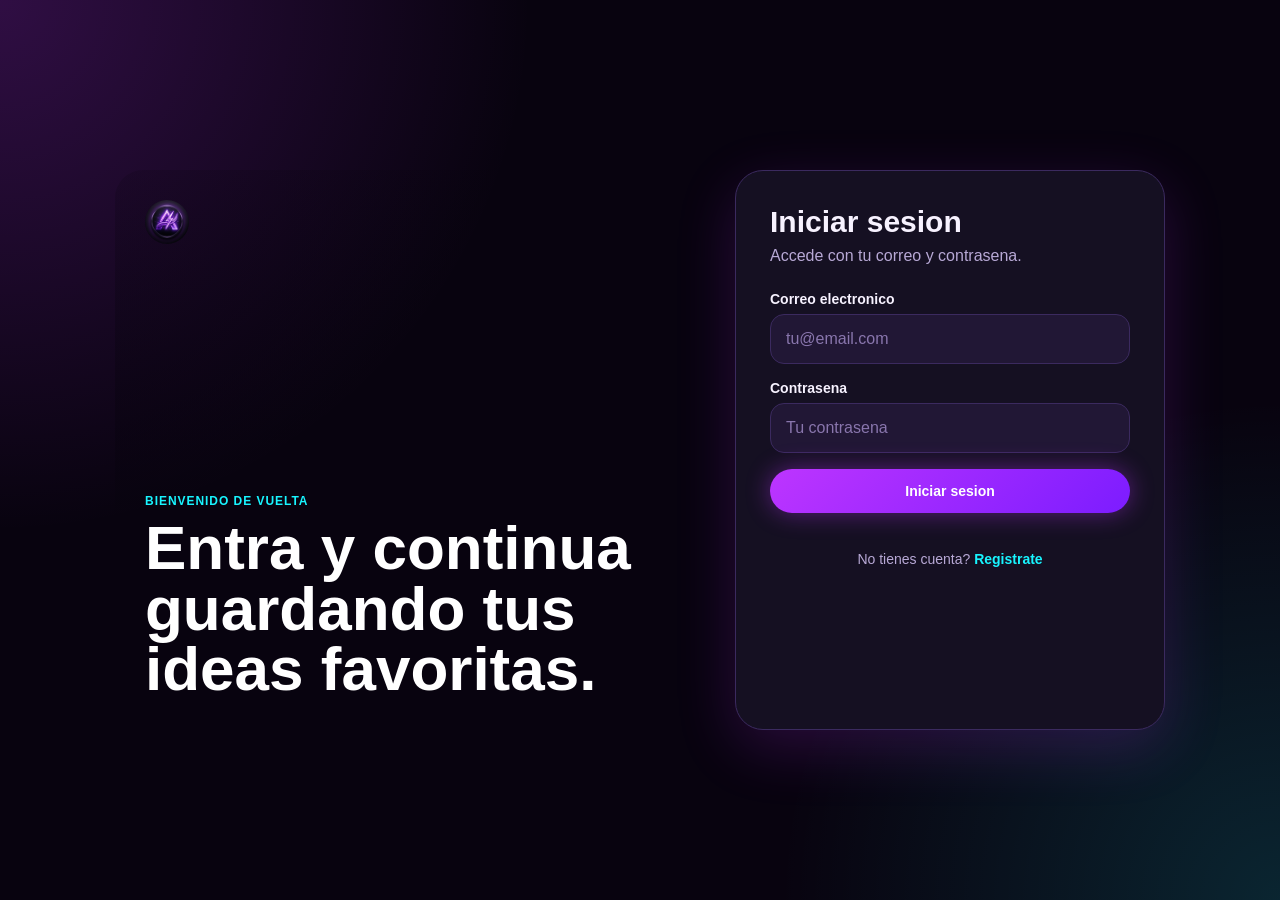
<file: fronted/crear-pin.html>
<!DOCTYPE html>
<html lang="es">
<head>
    <meta charset="UTF-8">
    <meta name="viewport" content="width=device-width, initial-scale=1.0">
    <title>Crear pin - Proyecto Pinterest</title>
    <link rel="stylesheet" href="css/styles.css">
</head>
<body>
    <header class="navbar">
        <a class="brand" href="index.html" aria-label="Ir al inicio">
            <img src="/imgs/Gemini_Generated_Image_wxx8n0wxx8n0wxx8.png" alt="Proyecto Pinterest">
        </a>

        <nav class="nav-links" aria-label="Navegacion principal">
            <a href="index.html">Inicio</a>
            <a href="crear-pin.html" class="active" data-user-link>Crear</a>
        </nav>

        <label class="search-bar">
            <span>Buscar</span>
            <input type="search" placeholder="Buscar ideas">
        </label>

        <div class="nav-actions">
            <a href="login.html" class="btn btn-ghost" data-auth-link>Entrar</a>
            <button class="btn btn-ghost" type="button" data-user-link data-logout>Salir</button>
            <a href="usuario.html" class="avatar-link" aria-label="Ver perfil" data-avatar>D</a>
        </div>
    </header>

    <main class="create-layout">
        <section class="create-preview">
            <img id="image-preview" src="" alt="">
            <p id="preview-placeholder">La imagen de tu pin aparecera aqui.</p>
        </section>

        <section class="create-form-card">
            <p class="eyebrow">Nuevo pin</p>
            <h1>Sube una idea</h1>
            <p class="subtitle">Puedes pegar una URL de imagen o elegir un archivo desde tu equipo.</p>

            <form id="create-pin-form" class="auth-form">
                <div class="form-group">
                    <label for="title">Titulo</label>
                    <input type="text" id="title" name="title" placeholder="Ej: Inspiracion para habitacion" required>
                </div>
                <div class="form-group">
                    <label for="description">Descripcion</label>
                    <textarea id="description" name="description" placeholder="Cuenta de que trata tu pin" required></textarea>
                </div>
                <div class="form-group">
                    <label for="image_url">URL de imagen</label>
                    <input type="url" id="image_url" name="image_url" placeholder="https://...">
                </div>
                <div class="form-group">
                    <label for="image_file">O subir archivo</label>
                    <input type="file" id="image_file" name="image_file" accept="image/*">
                </div>
                <p id="create-message" class="form-message"></p>
                <button type="submit" class="btn btn-primary btn-block">Publicar pin</button>
            </form>
        </section>
    </main>

    <script src="js/config.js"></script>
    <script src="js/session.js"></script>
    <script src="js/create-pin.js"></script>
</body>
</html>
</file>
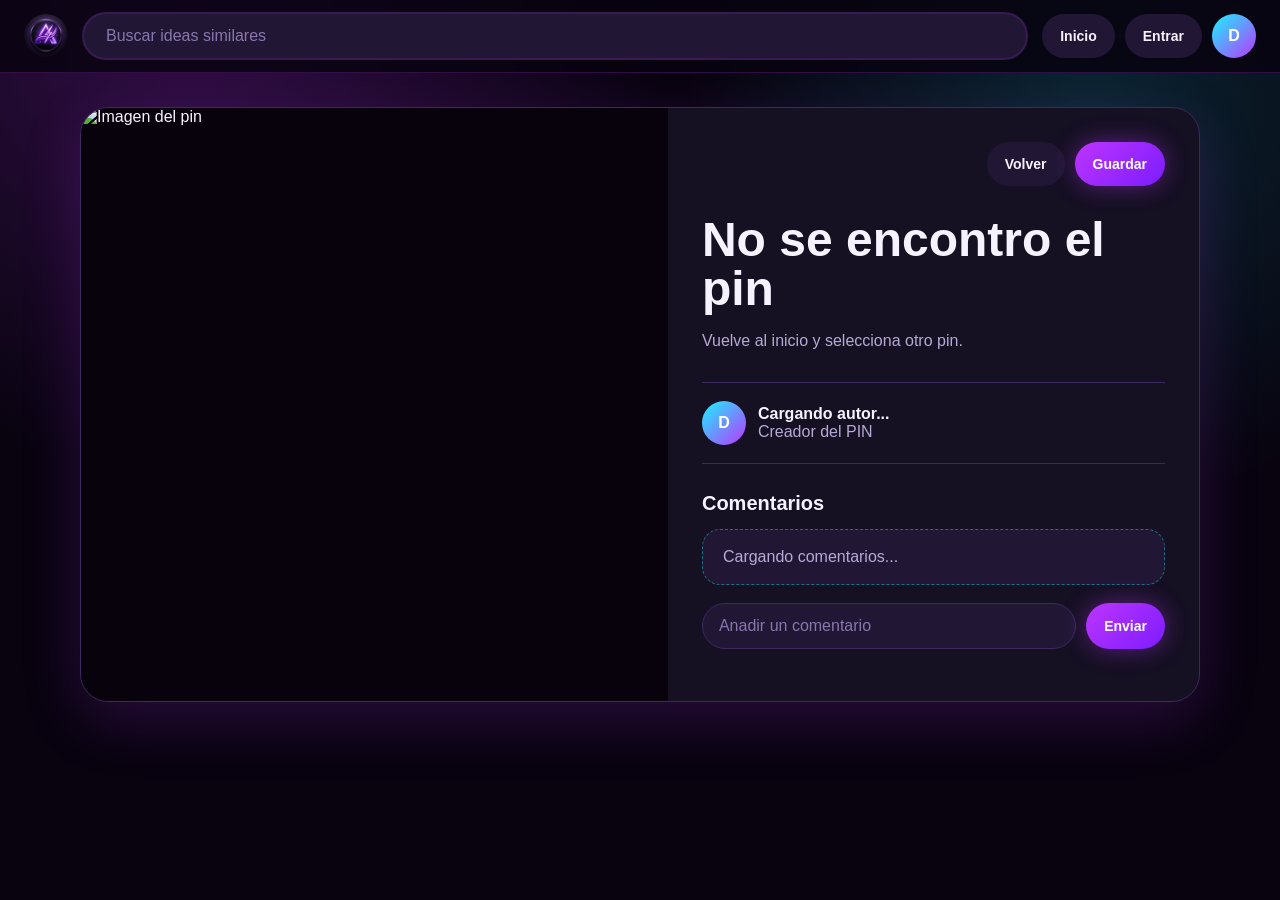
<file: fronted/detalle.html>
<!DOCTYPE html>
<html lang="es">
<head>
    <meta charset="UTF-8">
    <meta name="viewport" content="width=device-width, initial-scale=1.0">
    <title>Detalle del Pin</title>
    <link rel="stylesheet" href="css/styles.css">
</head>
<body>
    <header class="navbar">
        <a class="brand" href="index.html" aria-label="Ir al inicio">
            <img src="/imgs/Gemini_Generated_Image_wxx8n0wxx8n0wxx8.png" alt="Proyecto Pinterest">
        </a>

        <label class="search-bar">
            <span>Buscar</span>
            <input type="search" placeholder="Buscar ideas similares">
        </label>

        <div class="nav-actions">
            <a href="index.html" class="btn btn-ghost">Inicio</a>
            <a href="crear-pin.html" class="btn btn-ghost" data-user-link>Crear</a>
            <a href="login.html" class="btn btn-ghost" data-auth-link>Entrar</a>
            <a href="usuario.html" class="avatar-link" aria-label="Ver perfil" data-avatar>D</a>
        </div>
    </header>

    <main class="detail-container">
        <article class="detail-card">
            <div class="detail-image-section">
                <img id="pin-image" src="" alt="Imagen del pin">
            </div>

            <section class="detail-info-section">
                <div class="detail-actions">
                    <a class="btn btn-ghost" href="index.html">Volver</a>
                    <button class="btn btn-ghost" type="button" id="edit-pin-btn" style="display: none;">Editar</button>
                    <button class="btn btn-ghost" type="button" id="delete-pin-btn" style="display: none;">Borrar</button>
                    <button class="btn btn-primary" type="button" id="save-pin-btn">Guardar</button>
                </div>

                <h1 class="detail-title" id="pin-title">Cargando pin...</h1>
                <p class="detail-description" id="pin-description"></p>

                <div class="detail-author">
                    <a href="usuario.html" class="avatar-link" id="author-avatar">D</a>
                    <div>
                        <p class="author-name"><strong id="author-name">Cargando autor...</strong></p>
                        <p class="publish-date">Creador del PIN</p>
                    </div>
                </div>

                <div class="comments-section">
                    <h2>Comentarios</h2>
                    <div class="comments-list" id="comments-list">
                        <p class="state-message">Cargando comentarios...</p>
                    </div>

                    <form class="add-comment" id="comment-form">
                        <input type="text" id="comment-input" placeholder="Anadir un comentario">
                        <button class="btn btn-primary" type="submit">Enviar</button>
                    </form>
                    <p id="detail-message" class="form-message"></p>
                </div>
            </section>
        </article>
    </main>

    <dialog class="modal" id="edit-pin-modal">
        <form class="modal-card" id="edit-pin-form">
            <div class="modal-header">
                <div>
                    <p class="eyebrow">Editar pin</p>
                    <h2>Actualiza tu idea</h2>
                </div>
                <button class="modal-close" type="button" data-close-modal>&times;</button>
            </div>

            <div class="form-group">
                <label for="edit-pin-title">Titulo</label>
                <input type="text" id="edit-pin-title" required>
            </div>

            <div class="form-group">
                <label for="edit-pin-description">Descripcion</label>
                <textarea id="edit-pin-description" required></textarea>
            </div>

            <p class="form-message" id="edit-pin-message"></p>

            <div class="modal-actions">
                <button class="btn btn-ghost" type="button" data-close-modal>Cancelar</button>
                <button class="btn btn-primary" type="submit">Guardar cambios</button>
            </div>
        </form>
    </dialog>

    <dialog class="modal" id="delete-pin-modal">
        <section class="modal-card">
            <div class="modal-header">
                <div>
                    <p class="eyebrow">Borrar pin</p>
                    <h2>Esta accion es permanente</h2>
                </div>
                <button class="modal-close" type="button" data-close-modal>&times;</button>
            </div>

            <p class="subtitle">Se eliminara el pin, sus comentarios y sus guardados.</p>
            <p class="form-message" id="delete-pin-message"></p>

            <div class="modal-actions">
                <button class="btn btn-ghost" type="button" data-close-modal>Cancelar</button>
                <button class="btn btn-primary" type="button" id="confirm-delete-pin-btn">Borrar pin</button>
            </div>
        </section>
    </dialog>

    <script src="js/config.js"></script>
    <script src="js/session.js"></script>
    <script src="js/detail.js"></script>
</body>
</html>
</file>
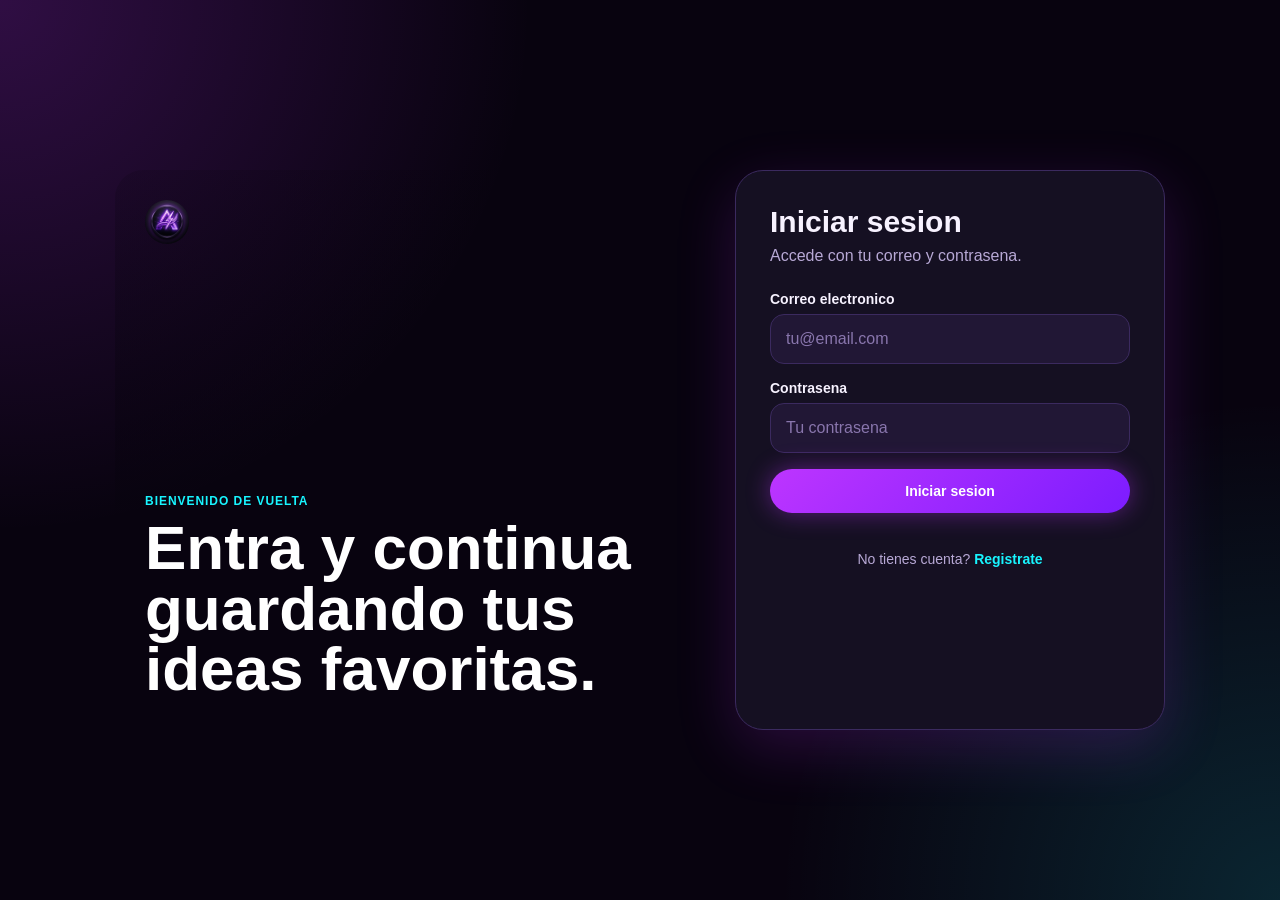
<file: fronted/login.html>
<!DOCTYPE html>
<html lang="es">
<head>
    <meta charset="UTF-8">
    <meta name="viewport" content="width=device-width, initial-scale=1.0">
    <title>Iniciar sesion - Proyecto Pinterest</title>
    <link rel="stylesheet" href="css/styles.css">
</head>
<body class="auth-body">
    <main class="auth-layout">
        <section class="auth-intro">
            <a class="brand auth-brand" href="index.html" aria-label="Ir al inicio">
                <img src="/imgs/Gemini_Generated_Image_wxx8n0wxx8n0wxx8.png" alt="Proyecto Pinterest">
            </a>
            <p class="eyebrow">Bienvenido de vuelta</p>
            <h1>Entra y continua guardando tus ideas favoritas.</h1>
        </section>

        <section class="auth-card">
            <h2>Iniciar sesion</h2>
            <p class="subtitle">Accede con tu correo y contrasena.</p>

            <form class="auth-form" id="login-form">
                <div class="form-group">
                    <label for="email">Correo electronico</label>
                    <input type="email" id="email" name="email" placeholder="tu@email.com" required>
                </div>
                <div class="form-group">
                    <label for="password">Contrasena</label>
                    <input type="password" id="password" name="password" placeholder="Tu contrasena" required>
                </div>
                <button type="submit" class="btn btn-primary btn-block">Iniciar sesion</button>
            </form>

            <p id="auth-message" class="form-message"></p>

            <p class="auth-footer">
                No tienes cuenta? <a href="register.html">Registrate</a>
            </p>
        </section>
    </main>
    <script src="js/config.js"></script>
    <script src="js/session.js"></script>
    <script src="js/auth.js?v=no-email-verify-1"></script>
</body>
</html>
</file>
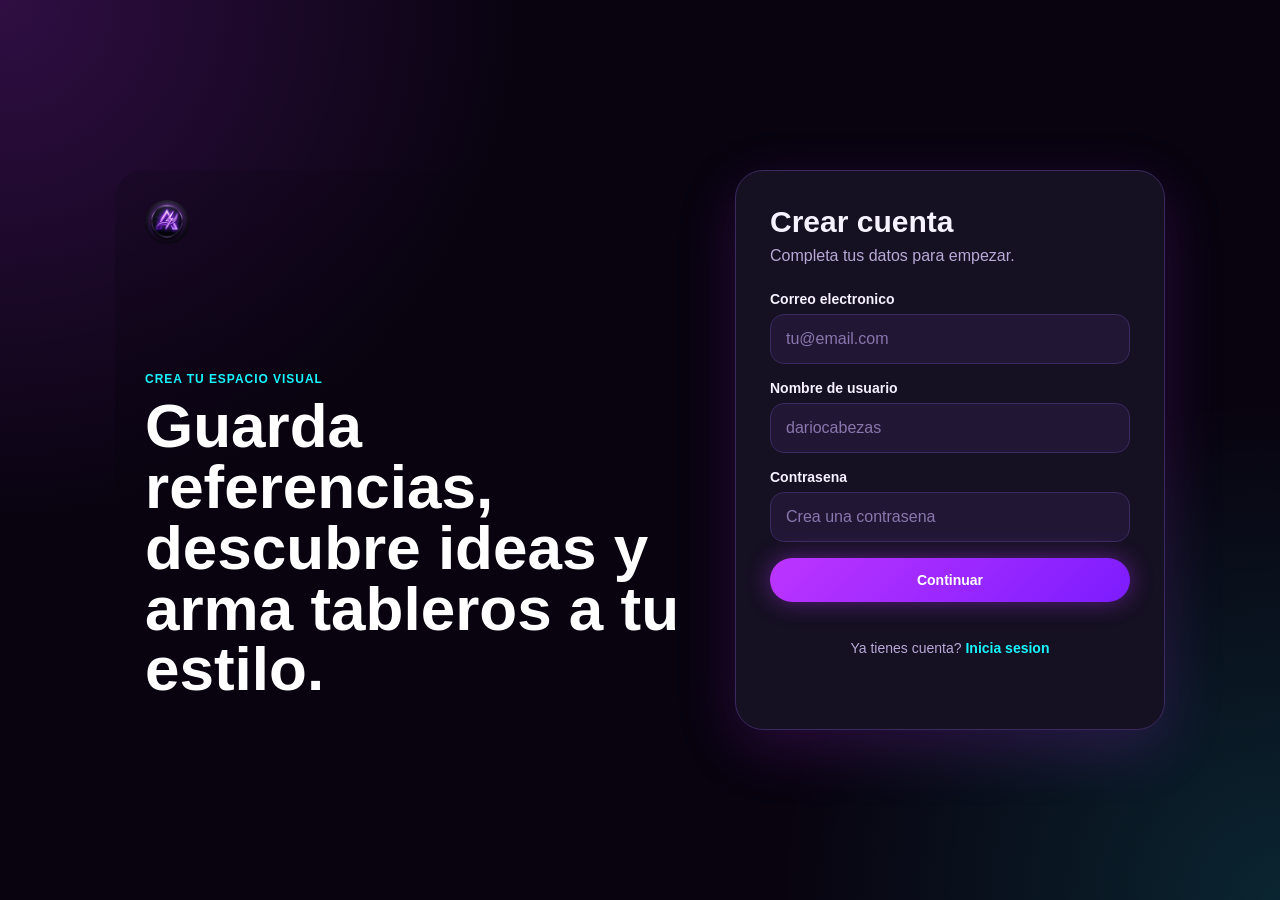
<file: fronted/register.html>
<!DOCTYPE html>
<html lang="es">
<head>
    <meta charset="UTF-8">
    <meta name="viewport" content="width=device-width, initial-scale=1.0">
    <title>Registrarse - Proyecto Pinterest</title>
    <link rel="stylesheet" href="css/styles.css">
</head>
<body class="auth-body">
    <main class="auth-layout">
        <section class="auth-intro">
            <a class="brand auth-brand" href="index.html" aria-label="Ir al inicio">
                <img src="/imgs/Gemini_Generated_Image_wxx8n0wxx8n0wxx8.png" alt="Proyecto Pinterest">
            </a>
            <p class="eyebrow">Crea tu espacio visual</p>
            <h1>Guarda referencias, descubre ideas y arma tableros a tu estilo.</h1>
        </section>

        <section class="auth-card">
            <h2>Crear cuenta</h2>
            <p class="subtitle">Completa tus datos para empezar.</p>

            <form class="auth-form" id="register-form">
                <div class="form-group">
                    <label for="email">Correo electronico</label>
                    <input type="email" id="email" name="email" placeholder="tu@email.com" required>
                </div>
                <div class="form-group">
                    <label for="username">Nombre de usuario</label>
                    <input type="text" id="username" name="username" placeholder="dariocabezas" required>
                </div>
                <div class="form-group">
                    <label for="password">Contrasena</label>
                    <input type="password" id="password" name="password" placeholder="Crea una contrasena" required>
                </div>
                <button type="submit" class="btn btn-primary btn-block">Continuar</button>
            </form>

            <p id="auth-message" class="form-message"></p>

            <p class="auth-footer">
                Ya tienes cuenta? <a href="login.html">Inicia sesion</a>
            </p>
        </section>
    </main>
    <script src="js/config.js"></script>
    <script src="js/session.js"></script>
    <script src="js/auth.js?v=no-email-verify-1"></script>
</body>
</html>
</file>
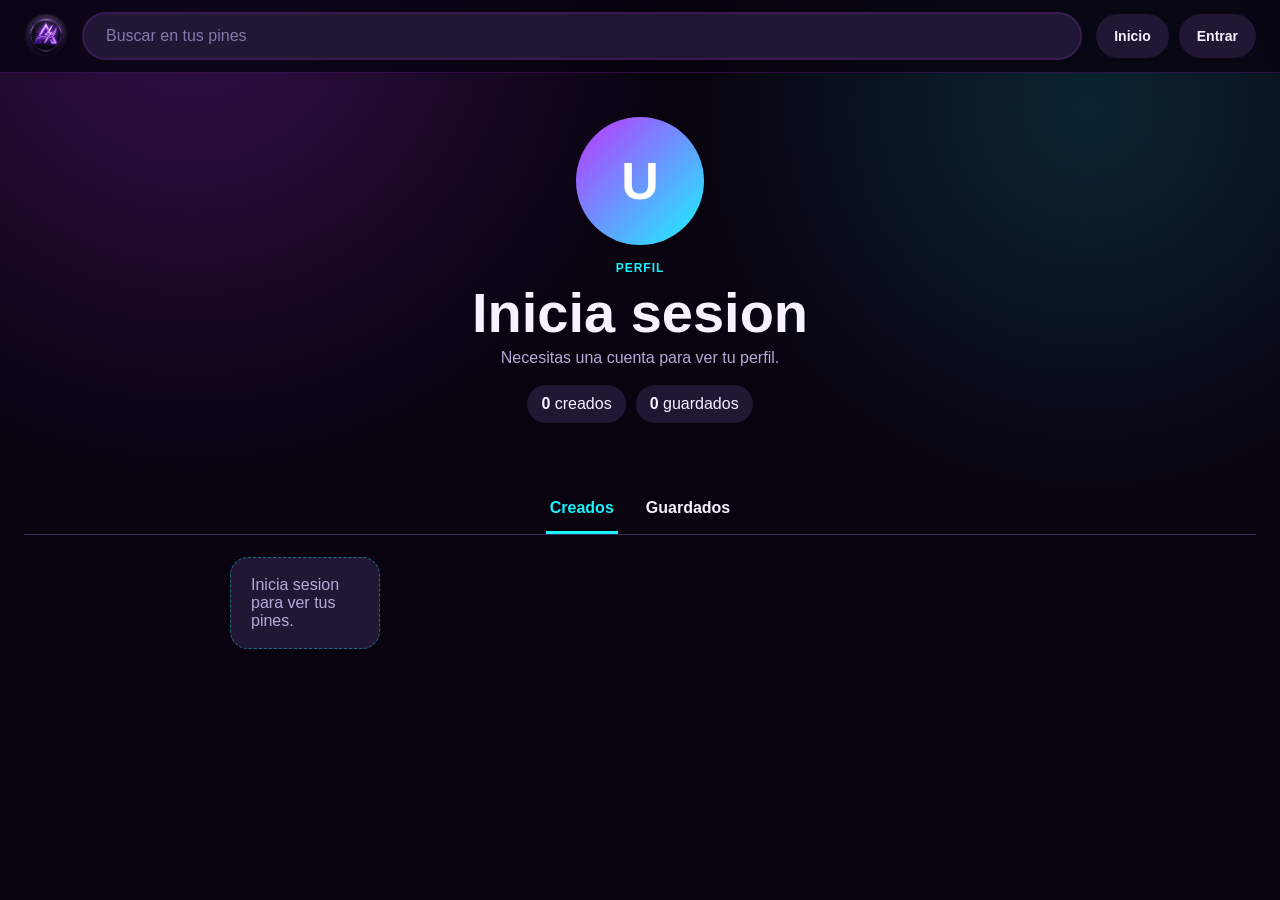
<file: fronted/usuario.html>
<!DOCTYPE html>
<html lang="es">
<head>
    <meta charset="UTF-8">
    <meta name="viewport" content="width=device-width, initial-scale=1.0">
    <title>Perfil de Usuario</title>
    <link rel="stylesheet" href="css/styles.css">
</head>
<body>
    <header class="navbar">
        <a class="brand" href="index.html" aria-label="Ir al inicio">
            <img src="/imgs/Gemini_Generated_Image_wxx8n0wxx8n0wxx8.png" alt="Proyecto Pinterest">
        </a>

        <label class="search-bar">
            <span>Buscar</span>
            <input type="search" placeholder="Buscar en tus pines">
        </label>

        <div class="nav-actions">
            <a href="index.html" class="btn btn-ghost">Inicio</a>
            <a href="crear-pin.html" class="btn btn-ghost" data-user-link>Crear</a>
            <a href="login.html" class="btn btn-ghost" data-auth-link>Entrar</a>
            <button class="btn btn-ghost" type="button" data-user-link data-logout>Salir</button>
        </div>
    </header>

    <main class="page-shell">
        <section class="profile-header">
            <div class="profile-avatar" id="profile-avatar">U</div>
            <p class="eyebrow">Perfil</p>
            <h1 class="profile-name" id="profile-name">Cargando usuario...</h1>
            <p class="profile-username" id="profile-username">@usuario</p>

            <div class="profile-stats" aria-label="Estadisticas del perfil">
                <span><strong id="created-count">0</strong> creados</span>
                <span><strong id="saved-count">0</strong> guardados</span>
            </div>

            <div class="profile-buttons">
                <a class="btn btn-primary" href="crear-pin.html" data-user-link>Crear pin</a>
                <button class="btn btn-ghost" type="button" id="edit-profile-btn" style="display: none;">Editar perfil</button>
            </div>
            <p id="profile-message" class="form-message"></p>
        </section>

        <nav class="profile-tabs" aria-label="Contenido del perfil">
            <button class="tab active" type="button" data-tab="created">Creados</button>
            <button class="tab" type="button" data-tab="saved">Guardados</button>
        </nav>

        <section class="grid-container profile-grid" id="profile-pins">
            <p class="state-message">Cargando pines...</p>
        </section>
    </main>

    <dialog class="modal" id="edit-profile-modal">
        <form class="modal-card" id="edit-profile-form">
            <div class="modal-header">
                <div>
                    <p class="eyebrow">Editar perfil</p>
                    <h2>Personaliza tu cuenta</h2>
                </div>
                <button class="modal-close" type="button" data-close-modal>&times;</button>
            </div>

            <div class="form-group">
                <label for="edit-profile-username">Nombre de usuario</label>
                <input type="text" id="edit-profile-username" required>
            </div>

            <div class="form-group">
                <label for="edit-profile-avatar">URL de avatar</label>
                <input type="url" id="edit-profile-avatar" placeholder="https://...">
            </div>

            <p class="form-message" id="edit-profile-message"></p>

            <div class="modal-actions">
                <button class="btn btn-ghost" type="button" data-close-modal>Cancelar</button>
                <button class="btn btn-primary" type="submit">Guardar perfil</button>
            </div>
        </form>
    </dialog>

    <script src="js/config.js"></script>
    <script src="js/session.js"></script>
    <script src="js/profile.js"></script>
</body>
</html>
</file>
<file: fronted/css/styles.css>
:root {
    --bg: #08030f;
    --surface: #151022;
    --surface-soft: #211735;
    --text: #f7f2ff;
    --muted: #b8a9d6;
    --line: #3b2a5f;
    --brand: #bd35ff;
    --brand-dark: #7c1cff;
    --accent: #18f5ff;
    --accent-soft: rgba(24, 245, 255, 0.16);
    --shadow: 0 18px 60px rgba(189, 53, 255, 0.18);
    --radius: 18px;
}

* {
    box-sizing: border-box;
    margin: 0;
    padding: 0;
}

[hidden] {
    display: none !important;
}

body {
    min-height: 100vh;
    background:
        radial-gradient(circle at 15% 0%, rgba(189, 53, 255, 0.24), transparent 34%),
        radial-gradient(circle at 85% 12%, rgba(24, 245, 255, 0.14), transparent 30%),
        var(--bg);
    color: var(--text);
    font-family: Inter, Helvetica, Arial, sans-serif;
}

img {
    display: block;
    max-width: 100%;
}

a {
    color: inherit;
    text-decoration: none;
}

::selection {
    background: var(--brand);
    color: #ffffff;
}

button,
input {
    font: inherit;
}

input::placeholder,
textarea::placeholder {
    color: #8976ad;
}

textarea {
    font: inherit;
    resize: vertical;
}

.btn {
    align-items: center;
    border: 0;
    border-radius: 999px;
    cursor: pointer;
    display: inline-flex;
    font-size: 14px;
    font-weight: 700;
    justify-content: center;
    min-height: 44px;
    padding: 0 18px;
    transition: background-color 0.2s ease, transform 0.2s ease, box-shadow 0.2s ease;
    white-space: nowrap;
}

.btn:hover {
    transform: translateY(-1px);
}

.btn-primary {
    background: linear-gradient(135deg, var(--brand), var(--brand-dark));
    color: #ffffff;
    box-shadow: 0 0 24px rgba(189, 53, 255, 0.42);
}

.btn-primary:hover {
    background: linear-gradient(135deg, #d76bff, var(--brand-dark));
}

.btn-ghost {
    background: var(--surface-soft);
    color: var(--text);
}

.btn-ghost:hover {
    background: #2e204a;
}

.btn-block {
    width: 100%;
}

.navbar {
    align-items: center;
    background: rgba(8, 3, 15, 0.82);
    border-bottom: 1px solid rgba(189, 53, 255, 0.22);
    display: flex;
    gap: 14px;
    padding: 12px 24px;
    position: sticky;
    top: 0;
    z-index: 20;
    backdrop-filter: blur(16px);
}

.brand {
    align-items: center;
    border-radius: 50%;
    display: inline-flex;
    flex: 0 0 auto;
    height: 44px;
    justify-content: center;
    overflow: hidden;
    width: 44px;
}

.brand img {
    height: 100%;
    object-fit: cover;
    width: 100%;
}

.nav-links {
    align-items: center;
    display: flex;
    gap: 4px;
}

.nav-links a {
    border-radius: 999px;
    font-size: 15px;
    font-weight: 700;
    padding: 12px 16px;
}

.nav-links a.active {
    background: linear-gradient(135deg, var(--brand), var(--brand-dark));
    color: #ffffff;
    box-shadow: 0 0 18px rgba(189, 53, 255, 0.35);
}

.search-bar {
    flex: 1;
    min-width: 160px;
    position: relative;
}

.search-bar span {
    height: 1px;
    overflow: hidden;
    position: absolute;
    width: 1px;
}

.search-bar input {
    background: var(--surface-soft);
    border: 2px solid rgba(189, 53, 255, 0.14);
    border-radius: 999px;
    color: var(--text);
    min-height: 48px;
    outline: none;
    padding: 0 22px;
    width: 100%;
}

.search-bar input:focus {
    background: #120d1e;
    border-color: var(--accent);
    box-shadow: 0 0 0 4px var(--accent-soft), 0 0 22px rgba(24, 245, 255, 0.18);
}

.nav-actions {
    align-items: center;
    display: flex;
    flex: 0 0 auto;
    gap: 10px;
}

.avatar-link {
    align-items: center;
    background: linear-gradient(135deg, var(--accent), var(--brand));
    border-radius: 50%;
    color: #ffffff;
    display: inline-flex;
    font-weight: 800;
    height: 44px;
    justify-content: center;
    width: 44px;
}

.page-shell {
    margin: 0 auto;
    max-width: 1600px;
    padding: 0 24px 40px;
}

.home-hero {
    align-items: end;
    background:
        linear-gradient(120deg, rgba(8, 3, 15, 0.94), rgba(21, 16, 34, 0.74)),
        url("https://images.unsplash.com/photo-1513364776144-60967b0f800f?auto=format&fit=crop&w=1800&q=80");
    background-position: center;
    background-size: cover;
    border-bottom: 1px solid var(--line);
    display: flex;
    justify-content: space-between;
    gap: 24px;
    min-height: 260px;
    padding: 56px 24px 34px;
}

.home-hero > div {
    max-width: 760px;
}

.eyebrow {
    color: var(--accent);
    font-size: 12px;
    font-weight: 800;
    letter-spacing: 0.08em;
    margin-bottom: 10px;
    text-transform: uppercase;
}

.home-hero h1,
.auth-intro h1 {
    font-size: clamp(34px, 5vw, 62px);
    line-height: 0.98;
}

.section-heading {
    align-items: end;
    display: flex;
    justify-content: space-between;
    gap: 16px;
    padding: 28px 0 16px;
}

.section-heading h2 {
    font-size: 28px;
}

.section-heading p,
.subtitle,
.profile-username,
.publish-date,
.detail-description {
    color: var(--muted);
}

.grid-container {
    column-count: 5;
    column-gap: 18px;
    width: 100%;
}

.pin-card {
    background: var(--surface-soft);
    border: 1px solid rgba(189, 53, 255, 0.12);
    break-inside: avoid;
    border-radius: var(--radius);
    cursor: zoom-in;
    margin-bottom: 18px;
    overflow: hidden;
    position: relative;
    transition: border-color 0.2s ease, box-shadow 0.2s ease, transform 0.2s ease;
}

.pin-card:hover {
    border-color: rgba(24, 245, 255, 0.38);
    box-shadow: 0 0 28px rgba(24, 245, 255, 0.14);
    transform: translateY(-2px);
}

.pin-card a {
    display: block;
    position: relative;
}

.pin-card img {
    height: auto;
    min-height: 180px;
    object-fit: cover;
    width: 100%;
}

.pin-overlay {
    align-items: flex-start;
    background: linear-gradient(180deg, rgba(8, 3, 15, 0.78), rgba(8, 3, 15, 0.12) 52%, rgba(189, 53, 255, 0.5));
    color: #ffffff;
    display: flex;
    inset: 0;
    justify-content: space-between;
    opacity: 0;
    padding: 14px;
    pointer-events: none;
    position: absolute;
    transition: opacity 0.2s ease;
}

.pin-overlay span {
    font-weight: 800;
    line-height: 1.2;
    max-width: 60%;
    text-shadow: 0 2px 10px rgba(0, 0, 0, 0.35);
}

.pin-card:hover .pin-overlay,
.pin-card:focus-within .pin-overlay {
    opacity: 1;
}

.btn-save {
    background: linear-gradient(135deg, var(--brand), var(--brand-dark));
    color: #ffffff;
    min-height: 38px;
    padding: 0 14px;
    pointer-events: auto;
}

.state-message {
    background: var(--surface-soft);
    border: 1px dashed rgba(24, 245, 255, 0.4);
    border-radius: var(--radius);
    color: var(--muted);
    display: inline-block;
    padding: 18px 20px;
}

.state-message.loading::before {
    animation: pulse 1s ease-in-out infinite;
    content: "";
    background: var(--accent);
    border-radius: 50%;
    display: inline-block;
    height: 8px;
    margin-right: 10px;
    width: 8px;
}

.state-message.error {
    border-color: rgba(255, 84, 140, 0.55);
    color: #ff9fbd;
}

.detail-container {
    display: flex;
    justify-content: center;
    padding: 34px 24px;
}

.detail-card {
    background: var(--surface);
    border: 1px solid var(--line);
    border-radius: 28px;
    box-shadow: var(--shadow);
    display: grid;
    grid-template-columns: minmax(0, 1.05fr) minmax(360px, 0.95fr);
    max-width: 1120px;
    overflow: hidden;
    width: 100%;
}

.detail-image-section {
    align-items: center;
    background: #07020c;
    display: flex;
    min-height: 520px;
}

.detail-image-section img {
    height: 100%;
    object-fit: cover;
    width: 100%;
}

.detail-info-section {
    display: flex;
    flex-direction: column;
    padding: 34px;
}

.detail-actions {
    display: flex;
    gap: 10px;
    justify-content: flex-end;
    margin-bottom: 30px;
}

.detail-title {
    font-size: clamp(30px, 4vw, 48px);
    line-height: 1.02;
    margin-bottom: 14px;
}

.detail-description {
    font-size: 16px;
    line-height: 1.6;
    margin-bottom: 28px;
}

.detail-author {
    align-items: center;
    border-bottom: 1px solid var(--line);
    border-top: 1px solid var(--line);
    display: flex;
    gap: 12px;
    margin-bottom: 28px;
    padding: 18px 0;
}

.comments-section h2 {
    font-size: 20px;
    margin-bottom: 14px;
}

.comments-list {
    display: grid;
    gap: 10px;
    margin-bottom: 18px;
    max-height: 180px;
    overflow-y: auto;
}

.comment-item {
    background: var(--surface-soft);
    border: 1px solid rgba(189, 53, 255, 0.12);
    border-radius: 14px;
    font-size: 14px;
    line-height: 1.45;
    padding: 12px 14px;
}

.add-comment {
    display: flex;
    gap: 10px;
}

.add-comment input {
    background: var(--surface-soft);
    border: 1px solid var(--line);
    color: var(--text);
    border-radius: 999px;
    flex: 1;
    min-height: 46px;
    outline: none;
    padding: 0 16px;
}

.auth-body {
    align-items: center;
    background:
        radial-gradient(circle at top left, rgba(189, 53, 255, 0.22), transparent 34%),
        radial-gradient(circle at bottom right, rgba(24, 245, 255, 0.14), transparent 32%),
        var(--bg);
    display: flex;
    justify-content: center;
    min-height: 100vh;
    padding: 24px;
}

.auth-layout {
    align-items: stretch;
    display: grid;
    gap: 22px;
    grid-template-columns: minmax(0, 1fr) minmax(340px, 430px);
    max-width: 1050px;
    width: 100%;
}

.auth-intro {
    background:
        linear-gradient(180deg, rgba(8, 3, 15, 0.18), rgba(8, 3, 15, 0.74)),
        url("https://images.unsplash.com/photo-1500530855697-b586d89ba3ee?auto=format&fit=crop&w=1200&q=80");
    background-position: center;
    background-size: cover;
    border-radius: 28px;
    color: #ffffff;
    display: flex;
    flex-direction: column;
    justify-content: flex-end;
    min-height: 560px;
    padding: 30px;
}

.auth-intro .eyebrow {
    color: var(--accent);
}

.auth-brand {
    margin-bottom: auto;
}

.auth-card {
    background: var(--surface);
    border: 1px solid var(--line);
    border-radius: 28px;
    box-shadow: var(--shadow);
    padding: 34px;
}

.auth-card h2 {
    font-size: 30px;
    margin-bottom: 8px;
}

.auth-card .subtitle {
    margin-bottom: 26px;
}

.auth-form {
    display: grid;
    gap: 16px;
    text-align: left;
}

.form-group {
    display: grid;
    gap: 7px;
}

.form-group label {
    font-size: 14px;
    font-weight: 700;
}

.form-group input {
    background: var(--surface-soft);
    border: 1px solid var(--line);
    color: var(--text);
    border-radius: 14px;
    min-height: 50px;
    outline: none;
    padding: 0 15px;
}

.form-group input:focus {
    border-color: var(--accent);
    box-shadow: 0 0 0 4px var(--accent-soft);
}

.auth-footer {
    color: var(--muted);
    font-size: 14px;
    margin-top: 20px;
    text-align: center;
}

.auth-footer a {
    color: var(--accent);
    font-weight: 800;
}

.profile-header {
    align-items: center;
    display: flex;
    flex-direction: column;
    padding: 44px 20px 22px;
    text-align: center;
}

.profile-avatar {
    align-items: center;
    background: linear-gradient(135deg, var(--brand), var(--accent));
    border-radius: 50%;
    color: #ffffff;
    display: flex;
    font-size: 52px;
    font-weight: 900;
    height: 128px;
    justify-content: center;
    margin-bottom: 16px;
    width: 128px;
}

.profile-name {
    font-size: clamp(34px, 5vw, 56px);
    line-height: 1;
}

.profile-username {
    margin-top: 8px;
}

.profile-stats {
    display: flex;
    flex-wrap: wrap;
    gap: 10px;
    justify-content: center;
    margin: 18px 0 8px;
}

.profile-stats span {
    background: var(--surface-soft);
    border-radius: 999px;
    padding: 10px 14px;
}

.profile-buttons {
    display: flex;
    gap: 10px;
    margin-top: 14px;
}

.profile-tabs {
    border-bottom: 1px solid var(--line);
    display: flex;
    gap: 24px;
    justify-content: center;
    margin-bottom: 22px;
}

.profile-tabs .tab {
    background: transparent;
    border-bottom: 3px solid transparent;
    border-left: 0;
    border-right: 0;
    border-top: 0;
    cursor: pointer;
    color: var(--text);
    font-weight: 800;
    padding: 14px 4px;
}

.profile-tabs .tab.active {
    border-bottom-color: var(--accent);
    color: var(--accent);
}

.profile-grid {
    max-width: 820px;
    margin: 0 auto;
}

.form-message {
    color: var(--brand);
    font-size: 14px;
    font-weight: 700;
    min-height: 18px;
}

.form-message.success {
    color: var(--accent);
}

.modal {
    background: transparent;
    border: 0;
    margin: auto;
    max-width: min(560px, calc(100vw - 28px));
    padding: 0;
    width: 100%;
}

.modal::backdrop {
    background: rgba(3, 0, 8, 0.72);
    backdrop-filter: blur(10px);
}

.modal-card {
    background:
        radial-gradient(circle at top right, rgba(189, 53, 255, 0.18), transparent 34%),
        var(--surface);
    border: 1px solid rgba(24, 245, 255, 0.22);
    border-radius: 24px;
    box-shadow: var(--shadow);
    color: var(--text);
    display: grid;
    gap: 16px;
    padding: 26px;
}

.modal-header {
    align-items: start;
    display: flex;
    gap: 16px;
    justify-content: space-between;
}

.modal-header h2 {
    font-size: 28px;
}

.modal-close {
    align-items: center;
    background: var(--surface-soft);
    border: 1px solid var(--line);
    border-radius: 50%;
    color: var(--text);
    cursor: pointer;
    display: inline-flex;
    font-size: 24px;
    height: 42px;
    justify-content: center;
    width: 42px;
}

.modal-actions {
    display: flex;
    gap: 10px;
    justify-content: flex-end;
}

@keyframes pulse {
    0%,
    100% {
        opacity: 0.35;
        transform: scale(0.8);
    }

    50% {
        opacity: 1;
        transform: scale(1);
    }
}

.create-layout {
    display: grid;
    gap: 24px;
    grid-template-columns: minmax(320px, 0.9fr) minmax(360px, 1fr);
    margin: 0 auto;
    max-width: 1120px;
    padding: 34px 24px;
}

.create-preview,
.create-form-card {
    background: var(--surface);
    border: 1px solid var(--line);
    border-radius: 28px;
    box-shadow: var(--shadow);
    overflow: hidden;
}

input[type="file"]::file-selector-button {
    background: linear-gradient(135deg, var(--brand), var(--brand-dark));
    border: 0;
    border-radius: 999px;
    color: #ffffff;
    cursor: pointer;
    font-weight: 800;
    margin-right: 12px;
    padding: 10px 14px;
}

.create-preview {
    align-items: center;
    background: var(--surface-soft);
    display: flex;
    justify-content: center;
    min-height: 560px;
    padding: 24px;
    position: relative;
}

.create-preview img:not([src]),
.create-preview img[src=""] {
    display: none;
}

.create-preview img {
    border-radius: 20px;
    max-height: 100%;
    object-fit: contain;
    width: 100%;
}

.create-preview p {
    color: var(--muted);
    font-weight: 700;
    text-align: center;
}

.create-form-card {
    padding: 34px;
}

.create-form-card h1 {
    font-size: clamp(32px, 5vw, 52px);
    line-height: 1;
    margin-bottom: 10px;
}

.form-group textarea {
    background: var(--surface-soft);
    border: 1px solid var(--line);
    color: var(--text);
    border-radius: 14px;
    min-height: 130px;
    outline: none;
    padding: 14px 15px;
}

.form-group textarea:focus {
    border-color: var(--accent);
    box-shadow: 0 0 0 4px var(--accent-soft);
}

@media (max-width: 1200px) {
    .grid-container {
        column-count: 4;
    }
}

@media (max-width: 900px) {
    .grid-container {
        column-count: 3;
    }

    .detail-card,
    .auth-layout,
    .create-layout {
        grid-template-columns: 1fr;
    }

    .auth-intro {
        min-height: 320px;
    }
}

@media (max-width: 700px) {
    .navbar {
        align-items: stretch;
        flex-wrap: wrap;
        padding: 10px 14px;
    }

    .nav-links {
        order: 3;
        width: 100%;
    }

    .nav-links a {
        flex: 1;
        text-align: center;
    }

    .search-bar {
        order: 4;
        width: 100%;
    }

    .home-hero {
        align-items: flex-start;
        flex-direction: column;
        min-height: 330px;
        padding: 34px 18px 24px;
    }

    .page-shell {
        padding: 0 14px 30px;
    }

    .section-heading {
        align-items: flex-start;
        flex-direction: column;
    }

    .grid-container {
        column-count: 2;
        column-gap: 12px;
    }

    .pin-card {
        border-radius: 14px;
        margin-bottom: 12px;
    }

    .detail-container {
        padding: 18px 14px;
    }

    .detail-card {
        border-radius: 20px;
    }

    .detail-image-section {
        min-height: 320px;
    }

    .detail-info-section,
    .auth-card {
        padding: 24px;
    }

    .detail-actions,
    .add-comment,
    .profile-buttons {
        flex-direction: column;
    }

    .auth-body {
        padding: 14px;
    }

    .auth-intro {
        border-radius: 22px;
        min-height: 280px;
        padding: 24px;
    }

    .btn {
        width: 100%;
    }

    .nav-actions .btn {
        display: none;
    }

    .avatar-link,
    .brand {
        height: 42px;
        width: 42px;
    }
}

@media (max-width: 430px) {
    .grid-container {
        column-count: 1;
    }
}
</file>
